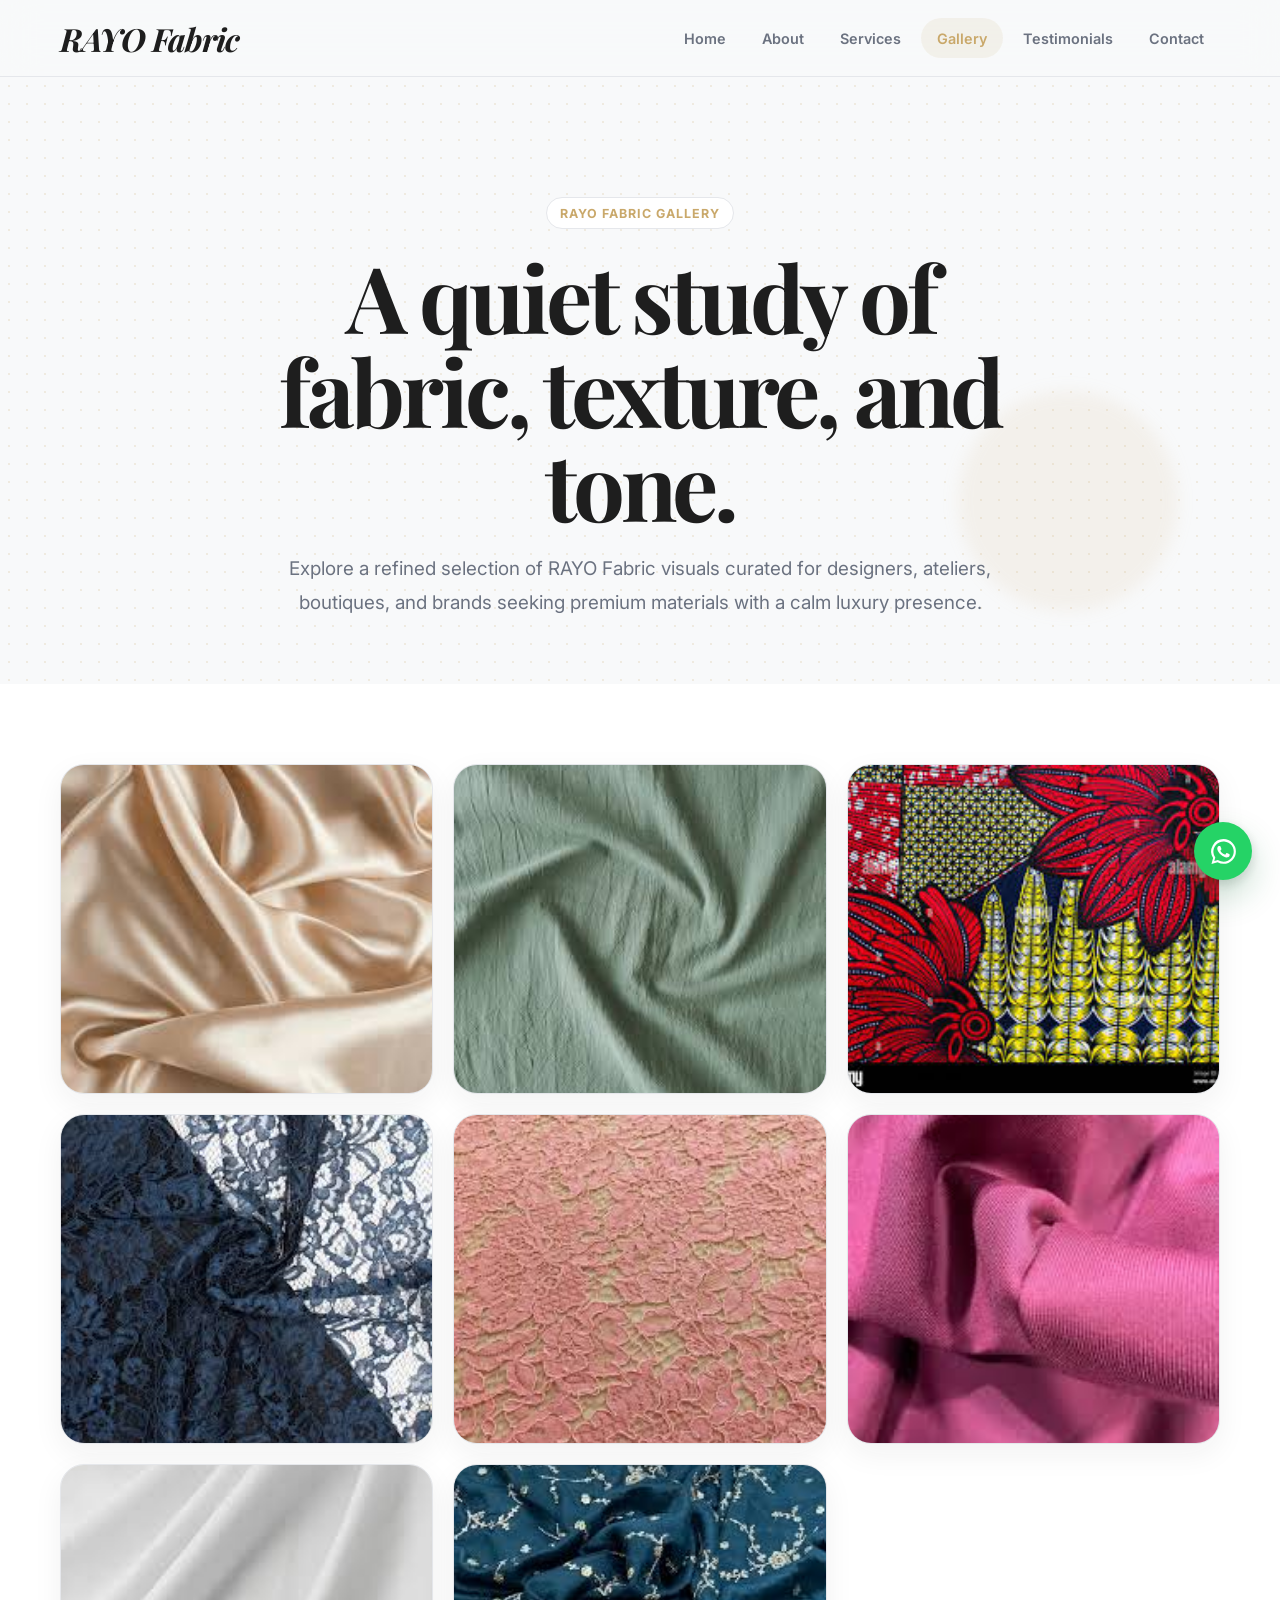
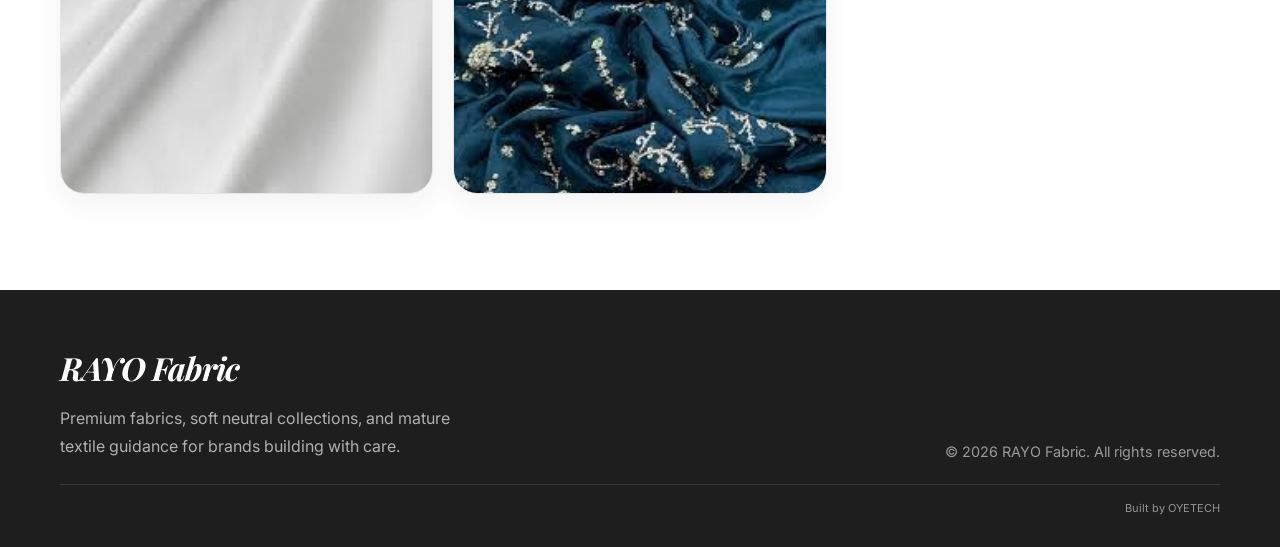
<file: fabric by rayo/gallery.html>
<!DOCTYPE html>
<html lang="en">
<head>
  <meta charset="UTF-8" />
  <meta name="viewport" content="width=device-width, initial-scale=1.0, viewport-fit=cover" />
  <meta name="description" content="View the RAYO Fabric gallery featuring elegant fabric textures, premium textile moods, tailoring materials, and refined collections." />
  <title>Gallery | RAYO Fabric</title>
  <link rel="preconnect" href="https://fonts.googleapis.com" />
  <link rel="preconnect" href="https://fonts.gstatic.com" crossorigin />
  <link href="https://fonts.googleapis.com/css2?family=Inter:wght@400;500;600;700&family=Playfair+Display:ital,wght@0,500;0,600;0,700;1,600;1,700&display=swap" rel="stylesheet" />
  <link rel="stylesheet" href="./assets/css/gallery.css" />
</head>
<body>
  <header class="site-header">
    <div class="container nav-wrap">
      <a href="./index.html" class="brand" aria-label="RAYO Fabric home">RAYO Fabric</a>
      <button class="menu-toggle" type="button" aria-label="Open navigation" aria-expanded="false" aria-controls="primary-navigation">
        <span></span>
        <span></span>
        <span></span>
      </button>
      <nav class="primary-nav" id="primary-navigation" aria-label="Primary navigation">
        <a href="./index.html">Home</a>
        <a href="./about.html">About</a>
        <a href="./services.html">Services</a>
        <a href="./gallery.html" aria-current="page">Gallery</a>
        <a href="./testimonials.html">Testimonials</a>
        <a href="./contact.html">Contact</a>
      </nav>
    </div>
  </header>

  <main>
    <section class="gallery-hero">
      <div class="container gallery-hero-content reveal">
        <span class="eyebrow">RAYO Fabric Gallery</span>
        <h1>A quiet study of fabric, texture, and tone.</h1>
        <p>Explore a refined selection of RAYO Fabric visuals curated for designers, ateliers, boutiques, and brands seeking premium materials with a calm luxury presence.</p>
      </div>
    </section>

    <section class="gallery-section" aria-label="RAYO Fabric gallery images">
      <div class="container">
        <div class="gallery-grid">

          <article class="gallery-tile">
            <img src="./assets/images/champagne.jfif" alt="Gallery Image 1">
          </article>

          <article class="gallery-tile">
            <img src="./assets/images/gallery2.jfif" alt="Gallery Image 2">
          </article>

          <article class="gallery-tile">
            <img src="./assets/images/ankara.jfif" alt="Gallery Image 3">
          </article>

          <article class="gallery-tile">
            <img src="./assets/images/lace1.jfif" alt="Gallery Image 4">
          </article>

          <article class="gallery-tile">
            <img src="./assets/images/lace2.jfif" alt="Gallery Image 5">
          </article>

          <article class="gallery-tile">
            <img src="./assets/images/senator.jfif" alt="Gallery Image 6">
          </article>

          <article class="gallery-tile">
            <img src="./assets/images/cotton.jfif" alt="Gallery Image 7">
          </article>

          <article class="gallery-tile">
            <img src="./assets/images/last.jfif" alt="Gallery Image 8">
          </article>

        </div>
      </div>
    </section>
  </main>

  <a class="whatsapp-button" href="https://wa.me/2349046675460" target="_blank" rel="noopener noreferrer" aria-label="Chat with us on WhatsApp">
    <span class="whatsapp-tooltip">Chat with us</span>
    <svg viewBox="0 0 32 32" aria-hidden="true" focusable="false">
      <path d="M16.02 3.2A12.7 12.7 0 0 0 5.25 22.63L3.6 28.8l6.33-1.61a12.66 12.66 0 0 0 6.08 1.55h.01A12.77 12.77 0 0 0 28.8 15.98 12.74 12.74 0 0 0 16.02 3.2Zm0 23.37h-.01a10.53 10.53 0 0 1-5.36-1.47l-.38-.22-3.75.95 1-3.66-.25-.38a10.5 10.5 0 1 1 8.75 4.78Zm5.76-7.87c-.32-.16-1.87-.92-2.16-1.03-.29-.11-.5-.16-.71.16-.21.31-.82 1.03-1 1.24-.18.21-.37.24-.69.08-.32-.16-1.34-.49-2.55-1.57-.94-.84-1.58-1.88-1.76-2.2-.18-.32-.02-.49.14-.65.14-.14.32-.37.47-.55.16-.18.21-.32.32-.53.11-.21.05-.4-.03-.55-.08-.16-.71-1.71-.97-2.34-.26-.61-.52-.53-.71-.54h-.61c-.21 0-.55.08-.84.4-.29.32-1.11 1.08-1.11 2.63s1.13 3.05 1.29 3.26c.16.21 2.22 3.39 5.38 4.75.75.32 1.34.52 1.8.66.76.24 1.45.21 1.99.13.61-.09 1.87-.76 2.13-1.5.26-.74.26-1.37.18-1.5-.08-.13-.29-.21-.61-.37Z" />
    </svg>
  </a>

  <footer class="site-footer">
    <div class="container footer-main">
      <div>
        <a href="./index.html" class="brand footer-brand">RAYO Fabric</a>
        <p>Premium fabrics, soft neutral collections, and mature textile guidance for brands building with care.</p>
      </div>
      <span>© 2026 RAYO Fabric. All rights reserved.</span>
    </div>
    <div class="container footer-credit">Built by OYETECH</div>
  </footer>

  <script src="./assets/js/gallery.js"></script>
</body>
</html>
</file>
<file: fabric by rayo/assets/css/gallery.css>
:root {
  --background: #F8F9FA;
  --white: #FFFFFF;
  --text: #1E1E1E;
  --secondary: #6B7280;
  --border: #E5E7EB;
  --accent: #C9A86A;
  --shadow-sm: 0 10px 30px rgba(30, 30, 30, .06);
  --shadow-md: 0 22px 56px rgba(30, 30, 30, .10);
  --radius: 24px;
  --transition: 260ms ease;
}

* {
  box-sizing: border-box;
}

html {
  scroll-behavior: smooth;
}

body {
  margin: 0;
  background: var(--background);
  color: var(--text);
  font-family: Inter, system-ui, -apple-system, BlinkMacSystemFont, "Segoe UI", sans-serif;
  -webkit-font-smoothing: antialiased;
}

img {
  max-width: 100%;
}

a {
  color: inherit;
  text-decoration: none;
}

.container {
  width: min(1160px, calc(100% - 32px));
  margin-inline: auto;
}

.brand,
h1 {
  font-family: "Playfair Display", Georgia, serif;
}

.brand {
  font-size: clamp(1.55rem, 3vw, 2rem);
  font-weight: 700;
  font-style: italic;
  letter-spacing: -.03em;
}

.site-header {
  position: sticky;
  top: 0;
  z-index: 50;
  border-bottom: 1px solid var(--border);
  background: rgba(248, 249, 250, .84);
  backdrop-filter: blur(18px);
}

.nav-wrap {
  min-height: 76px;
  display: flex;
  align-items: center;
  justify-content: space-between;
  gap: 1.5rem;
}

.primary-nav {
  display: flex;
  align-items: center;
  gap: .25rem;
}

.primary-nav a {
  padding: .72rem 1rem;
  border-radius: 999px;
  color: var(--secondary);
  font-size: .9rem;
  font-weight: 600;
  transition: color var(--transition), background var(--transition);
}

.primary-nav a:hover,
.primary-nav a[aria-current="page"] {
  color: var(--accent);
  background: rgba(201, 168, 106, .11);
}

.menu-toggle {
  display: none;
  width: 44px;
  height: 44px;
  border: 1px solid var(--border);
  border-radius: 999px;
  background: var(--white);
  cursor: pointer;
  align-items: center;
  justify-content: center;
  flex-direction: column;
  gap: 4px;
}

.menu-toggle span {
  width: 18px;
  height: 2px;
  border-radius: 999px;
  background: var(--text);
}

.gallery-hero {
  position: relative;
  overflow: hidden;
  padding: 7.5rem 0 4rem;
  background-image: radial-gradient(rgba(201, 168, 106, .18) 1px, transparent 1px);
  background-size: 18px 18px;
}

.gallery-hero::after {
  content: "";
  position: absolute;
  inset: auto 8% 12% auto;
  width: 220px;
  height: 220px;
  border-radius: 999px;
  background: rgba(201, 168, 106, .10);
  filter: blur(8px);
  pointer-events: none;
}

.gallery-hero-content {
  position: relative;
  z-index: 1;
  max-width: 840px;
  text-align: center;
}

.eyebrow {
  display: inline-flex;
  align-items: center;
  border: 1px solid var(--border);
  border-radius: 999px;
  background: var(--white);
  padding: .48rem .82rem;
  color: var(--accent);
  font-size: .78rem;
  font-weight: 700;
  letter-spacing: .08em;
  text-transform: uppercase;
}

h1 {
  margin: 1.25rem 0 0;
  font-size: clamp(3rem, 8vw, 5.75rem);
  line-height: 1.02;
  letter-spacing: -.045em;
}

.gallery-hero p {
  max-width: 740px;
  margin: 1.35rem auto 0;
  color: var(--secondary);
  font-size: clamp(1rem, 2vw, 1.18rem);
  line-height: 1.8;
}

.gallery-section {
  padding: 5rem 0 6rem;
  background: var(--white);
}

.gallery-grid {
  display: grid;
  grid-template-columns: repeat(3, minmax(0, 1fr));
  gap: 1.25rem;
}

.gallery-tile {
  height: 330px;
  overflow: hidden;
  border: 1px solid var(--border);
  border-radius: var(--radius);
  background: #F3F4F6;
  box-shadow: var(--shadow-sm);
  transition: transform var(--transition), box-shadow var(--transition), border-color var(--transition);
}

.gallery-tile:hover {
  transform: translateY(-5px);
  border-color: rgba(201, 168, 106, .48);
  box-shadow: var(--shadow-md);
}

.gallery-tile img {
  display: block;
  width: 100%;
  height: 100%;
  object-fit: cover;
  object-position: center;
  transition: transform 520ms cubic-bezier(.2, .8, .2, 1);
}

.gallery-tile:hover img {
  transform: scale(1.055);
}

.whatsapp-button {
  position: fixed;
  right: clamp(16px, 3vw, 28px);
  bottom: calc(20px + env(safe-area-inset-bottom));
  z-index: 60;
  width: 58px;
  height: 58px;
  display: inline-flex;
  align-items: center;
  justify-content: center;
  border-radius: 999px;
  background: #25D366;
  color: #fff;
  box-shadow: 0 16px 34px rgba(18, 112, 55, .24), 0 4px 12px rgba(30, 30, 30, .14);
  transition: transform var(--transition), box-shadow var(--transition), background var(--transition);
}

.whatsapp-button:hover,
.whatsapp-button:focus-visible {
  transform: scale(1.07);
  background: #20bd5a;
  box-shadow: 0 20px 42px rgba(18, 112, 55, .30), 0 6px 16px rgba(30, 30, 30, .16);
  outline: none;
}

.whatsapp-button svg {
  width: 31px;
  height: 31px;
  fill: currentColor;
}

.whatsapp-tooltip {
  position: absolute;
  right: 70px;
  top: 50%;
  transform: translateY(-50%) translateX(8px);
  white-space: nowrap;
  border: 1px solid var(--border);
  border-radius: 999px;
  background: var(--white);
  color: var(--text);
  padding: .55rem .75rem;
  font-size: .82rem;
  font-weight: 700;
  box-shadow: var(--shadow-sm);
  opacity: 0;
  pointer-events: none;
  transition: opacity var(--transition), transform var(--transition);
}

.whatsapp-button:hover .whatsapp-tooltip,
.whatsapp-button:focus-visible .whatsapp-tooltip {
  opacity: 1;
  transform: translateY(-50%) translateX(0);
}

.site-footer {
  padding: 3.5rem 0 2rem;
  background: var(--text);
  color: #fff;
}

.footer-main {
  display: flex;
  align-items: flex-end;
  justify-content: space-between;
  gap: 2rem;
  padding-bottom: 1.5rem;
  border-bottom: 1px solid rgba(255, 255, 255, .10);
}

.footer-brand {
  display: inline-block;
  font-size: 2rem;
}

.site-footer p {
  max-width: 430px;
  margin: 1rem 0 0;
  color: rgba(255, 255, 255, .65);
  line-height: 1.7;
}

.footer-main span {
  color: rgba(255, 255, 255, .55);
  font-size: .9rem;
  white-space: nowrap;
}

.footer-credit {
  margin-top: 1rem;
  text-align: right;
  color: rgba(255, 255, 255, .52);
  font-size: 11px;
  transition: color var(--transition);
}

.footer-credit:hover {
  color: rgba(255, 255, 255, .75);
}

.reveal {
  opacity: 0;
  transform: translateY(22px);
  transition: opacity 760ms cubic-bezier(.2, .8, .2, 1), transform 760ms cubic-bezier(.2, .8, .2, 1);
}

.reveal.in-view {
  opacity: 1;
  transform: none;
}

@media (max-width: 900px) {
  .gallery-grid {
    grid-template-columns: repeat(2, minmax(0, 1fr));
  }

  .gallery-tile {
    height: 300px;
  }
}

@media (max-width: 760px) {
  .nav-wrap {
    min-height: 68px;
  }

  .menu-toggle {
    display: inline-flex;
  }

  .primary-nav {
    position: absolute;
    left: 16px;
    right: 16px;
    top: calc(100% + 8px);
    display: grid;
    gap: .25rem;
    padding: .7rem;
    border: 1px solid var(--border);
    border-radius: 22px;
    background: rgba(255, 255, 255, .98);
    box-shadow: var(--shadow-md);
    opacity: 0;
    transform: translateY(-8px);
    pointer-events: none;
    transition: opacity var(--transition), transform var(--transition);
  }

  .primary-nav.is-open {
    opacity: 1;
    transform: translateY(0);
    pointer-events: auto;
  }

  .primary-nav a {
    padding: .9rem 1rem;
  }

  .gallery-hero {
    padding: 5.25rem 0 3rem;
  }

  .gallery-section {
    padding: 3.5rem 0 4.5rem;
  }

  .footer-main {
    align-items: flex-start;
    flex-direction: column;
  }

  .footer-main span {
    white-space: normal;
  }

  .footer-credit {
    text-align: center;
  }

  .whatsapp-button {
    width: 54px;
    height: 54px;
    right: 16px;
  }

  .whatsapp-tooltip {
    display: none;
  }
}

@media (max-width: 560px) {
  .gallery-grid {
    grid-template-columns: 1fr;
  }

  .gallery-tile {
    height: 285px;
    border-radius: 20px;
  }
}
</file>
